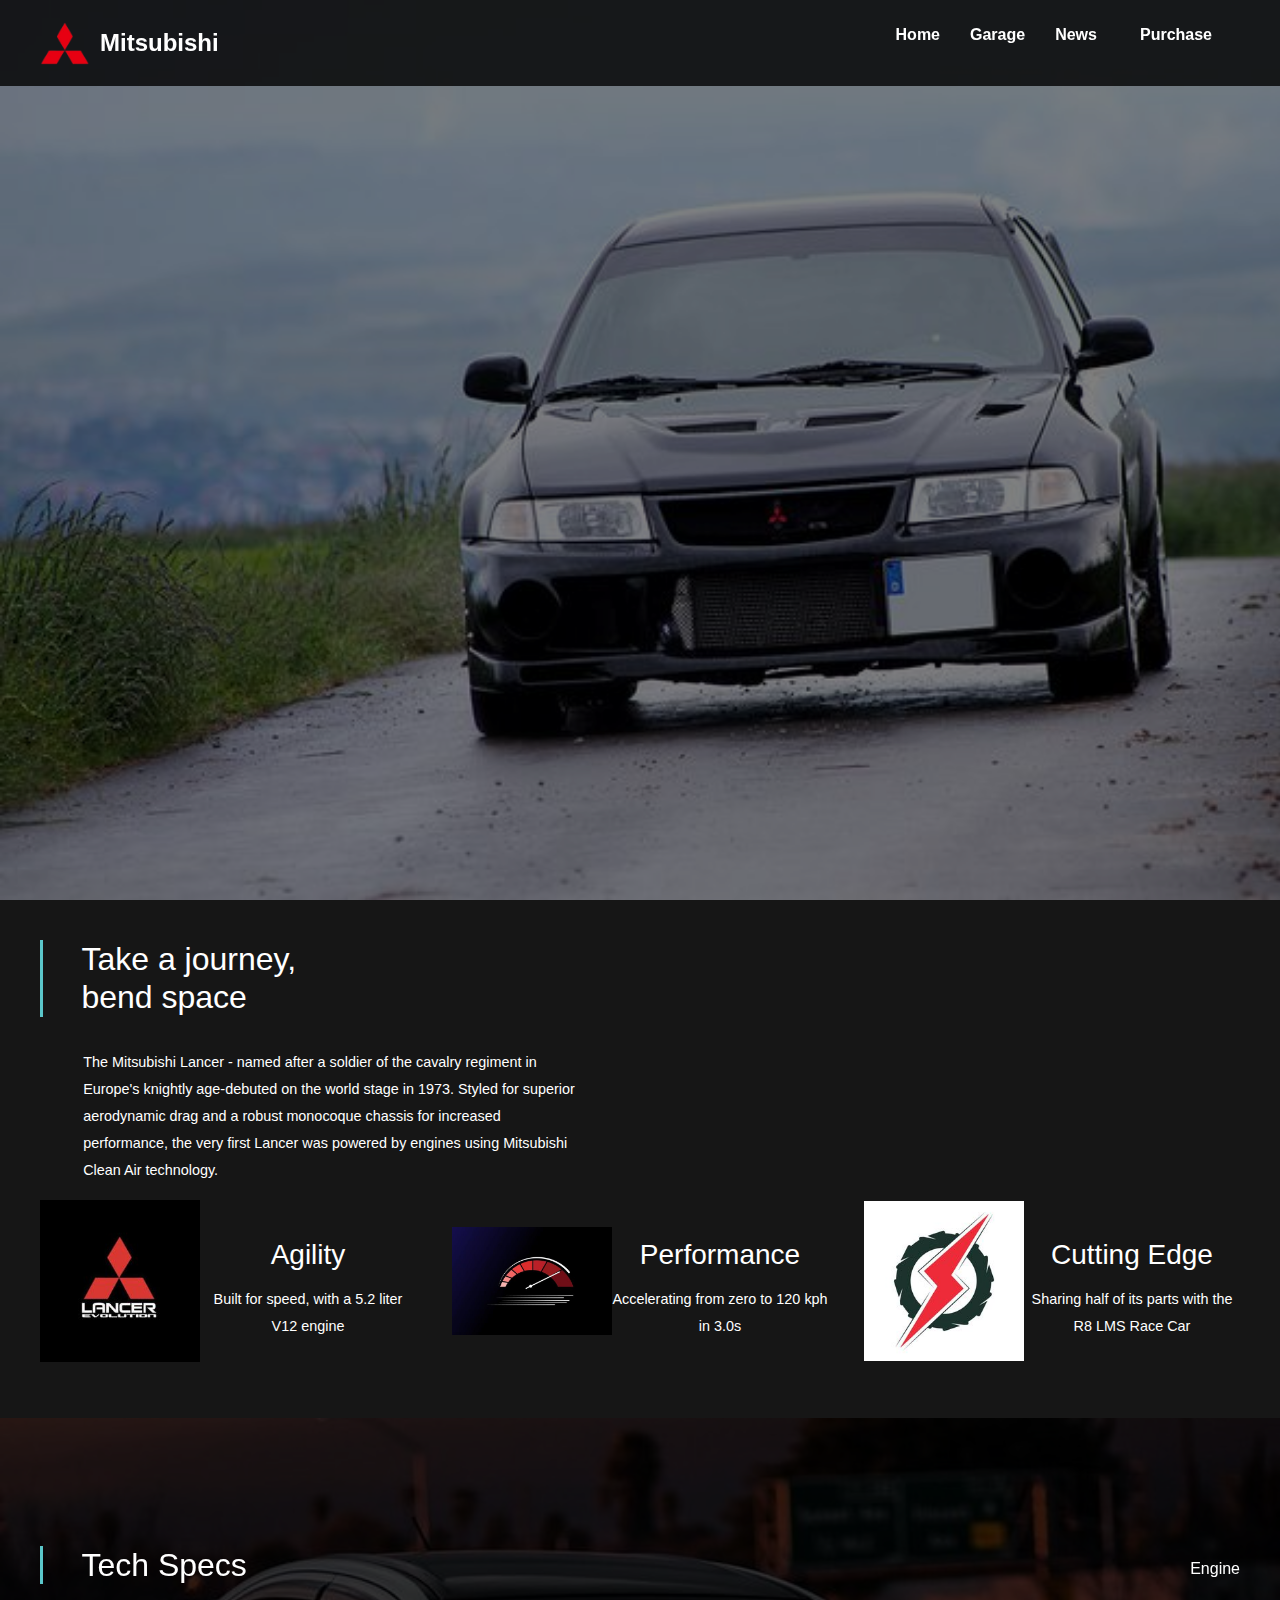
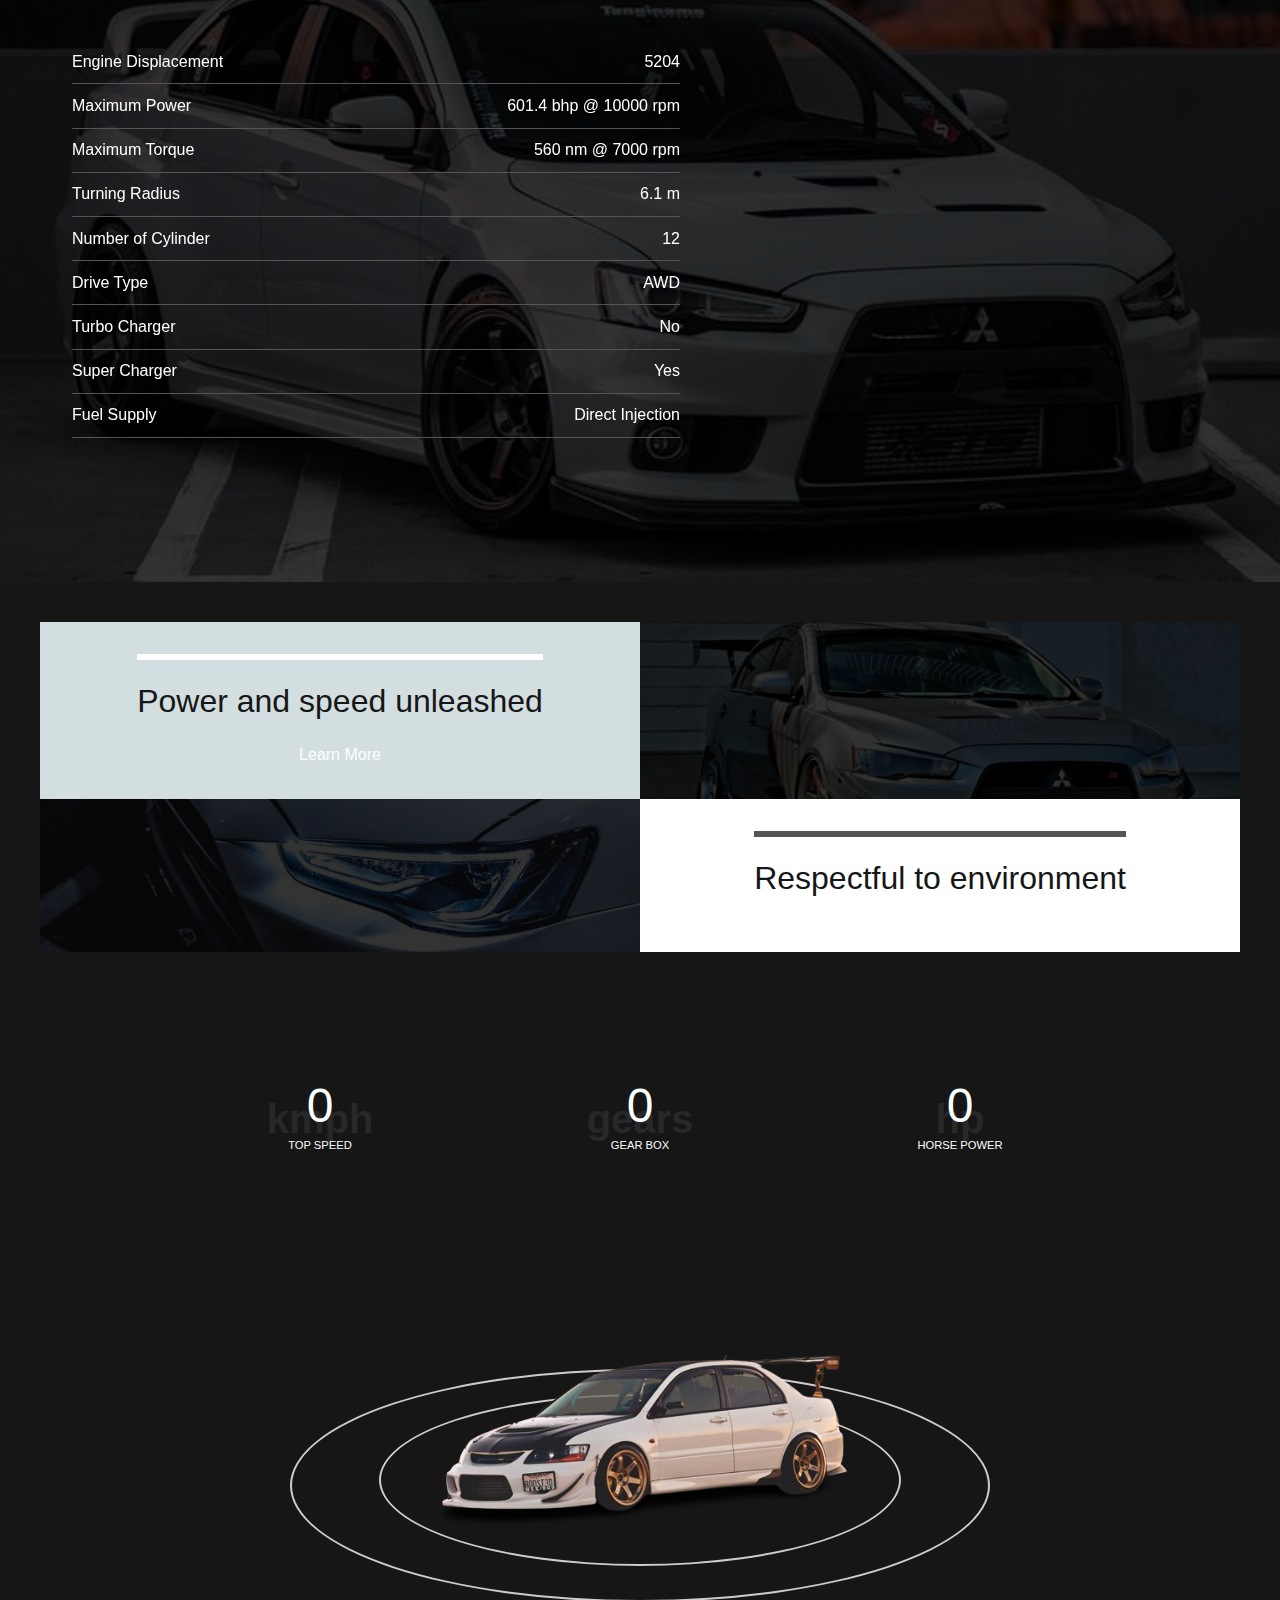
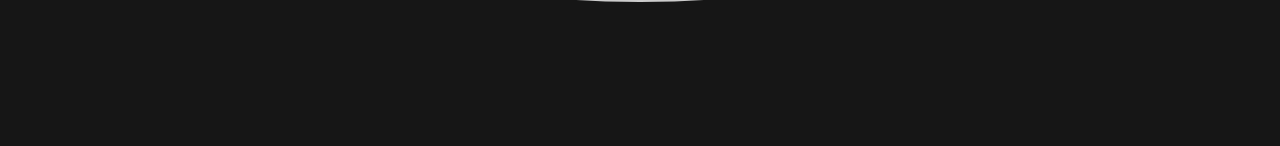
<file: CarGalleria/index.html>
<!DOCTYPE html>
<html lang="en">
<head>
    <meta charset="UTF-8">
    <meta name="viewport" content="width=device-width, initial-scale=1.0">
    <title>Mitsubishi</title>
    
    <link href="https://cdn.jsdelivr.net/npm/bootstrap@5.3.3/dist/css/bootstrap.min.css" rel="stylesheet">
    <link rel="stylesheet" href="assets/css/style.css">
    <link rel="stylesheet" href="assets/css/media.css">
</head>
<body>

    <header>
        <nav>
            <a href="index.html" class="brand">
                <div class="brand-container">
                    <img src="assets/images/logomitsubishi.jpg" alt="Mitsubishi Logo" class="brand-logo">
                    <span>Mitsubishi</span>
                </div>
            </a>
            <ul class="menu">
                <li><a href="home.html" target="_self">Home</a></li>
                <li><a href="carGallery.html" target="_blank">Garage</a></li>
                <li><a href="#">News</a></li>
                <li><a href="#" class="btn">Purchase</a></li>
            </ul>
            <div class="menu-btn">
                <i class="bi bi-list"></i>
                <button>
                    <svg xmlns="http://www.w3.org/2000/svg" width="16" height="16" fill="currentColor" class="bi bi-list" viewBox="0 0 16 16">
                        <path fill-rule="evenodd" d="M2.5 12a.5.5 0 0 1 .5-.5h10a.5.5 0 0 1 0 1H3a.5.5 0 0 1-.5-.5m0-4a.5.5 0 0 1 .5-.5h10a.5.5 0 0 1 0 1H3a.5.5 0 0 1-.5-.5m0-4a.5.5 0 0 1 .5-.5h10a.5.5 0 0 1 0 1H3a.5.5 0 0 1-.5-.5"/>
                    </svg>
                </button>
            </div>
        </nav>
        
        </div>
    </header>

    <section class="about">
        <div class="heading">
            <h2>
                Take a journey, <br> bend space
            </h2>
            <p>
                The Mitsubishi Lancer - named after a soldier of the cavalry 
                regiment in Europe's knightly age-debuted on the world stage 
                in 1973. Styled for superior aerodynamic drag and a robust 
                monocoque chassis for increased performance, the very first 
                Lancer was powered by engines using Mitsubishi 
                Clean Air technology.
            </p>
        </div>
    <div class="infos">
          <div class="info">
            <img src="assets/images/imgicon1.jpg" alt="icon1"/>
            <div>
            <h3>Agility</h3>
            <p>
                Built for speed, with a
                5.2 liter V12 engine
            </p>
            </div>
          </div>
        <div class="info">
          <img src="assets/images/imgicon2.jpg" alt="icon2"/>
          <div>
            <h3>Performance</h3>
            <p>
                Accelerating from zero
                to 120 kph in 3.0s
            </p>
          </div>  
        </div>
        <div class="info">
           <img src="assets/images/imgicon3.jpg" alt="icon3"/>
           <div>
           <h3>Cutting Edge</h3>
           <p>
               Sharing half of its parts
               with the R8 LMS Race Car
           </p>
        </div>
       </div>
    </div>
    </section>

    <section class="specs">
        <div>
            <div class="specs-header">
                <h2>Tech Specs</h2>
                <span>Engine</span>
            </div>
            <ul>
                <li>
                  <span>Engine Displacement</span>
                  <span>5204</span>
                </li>
                <li>
                    <span>Maximum Power</span>
                    <span>601.4 bhp @ 10000 rpm</span>
                </li>
                <li>
                    <span>Maximum Torque</span>
                    <span>560 nm @ 7000 rpm</span>
                </li>
                <li>
                    <span>Turning Radius</span>
                    <span>6.1 m</span>
                </li>
                <li>
                    <span>Number of Cylinder</span>
                    <span>12</span>
                </li>
                <li>
                    <span>Drive Type</span>
                    <span>AWD</span>
                </li>
                <li>
                    <span>Turbo Charger</span>
                    <span>No</span>
                </li>
                <li>
                    <span>Super Charger</span>
                    <span>Yes</span>
                </li>
                <li>
                    <span>Fuel Supply</span>
                    <span>Direct Injection</span>
                </li>
            </ul>
        </div>        
    </section>    

    <section>
        <div class="panels-sm">
            <div class="panel">
                <div>
                    <div class="icon">
                        <i class="fas fa-fire"></i> 
                        
                    </div>
                    <h2>Power and speed unleashed</h2>
                    <a href="#">
                        <span>Learn More</span>
                        <i class="fas fa-arrow-right"></i>
                    </a>
                </div>
            </div>
            <div class="panel"></div>
            <div class="panel"></div>
            <div class="panel">
                <div>
                    <div class="icon">
                        <i class="fas fa-tint"></i>
                    </div>
                    <h2>Respectful to environment</h2>
                </div>
            </div>    
        </div>    
        <div class="panel-lg"></div>
    </section>

    <section class="car-stats">
        <div class="stats">
            <div>
                <h1 class="counter"
                    data-target="286"
                    data-speed="10"
                >0
                </h1>
                <h1>kmph</h1>
                <h5>Top Speed</h5>
            </div>
            <div>
                <h1 class="counter"
                data-target="7"
                data-speed="500"
                >0
                </h1>
                <h1>gears</h1>
                <h5>Gear Box</h5>
            </div>    
            <div>
                <h1 class="counter"
                data-target="473"
                data-speed="1"
                >0
                </h1>
                <h1>hp</h1>
                <h5>Horse Power</h5>
            </div>
        </div>    
        <div class="car">
            <div class="circle">
                <img src="assets/images/imgcar.jpg" alt="the car pic"/>
                <div class="inner-md-circle"></div>
                <div class="inner-sm-circle"></div>
            </div>
        </div>
    </section>

    <script src="assets/js/navBar.js"></script>
</body>
</html>
</file>
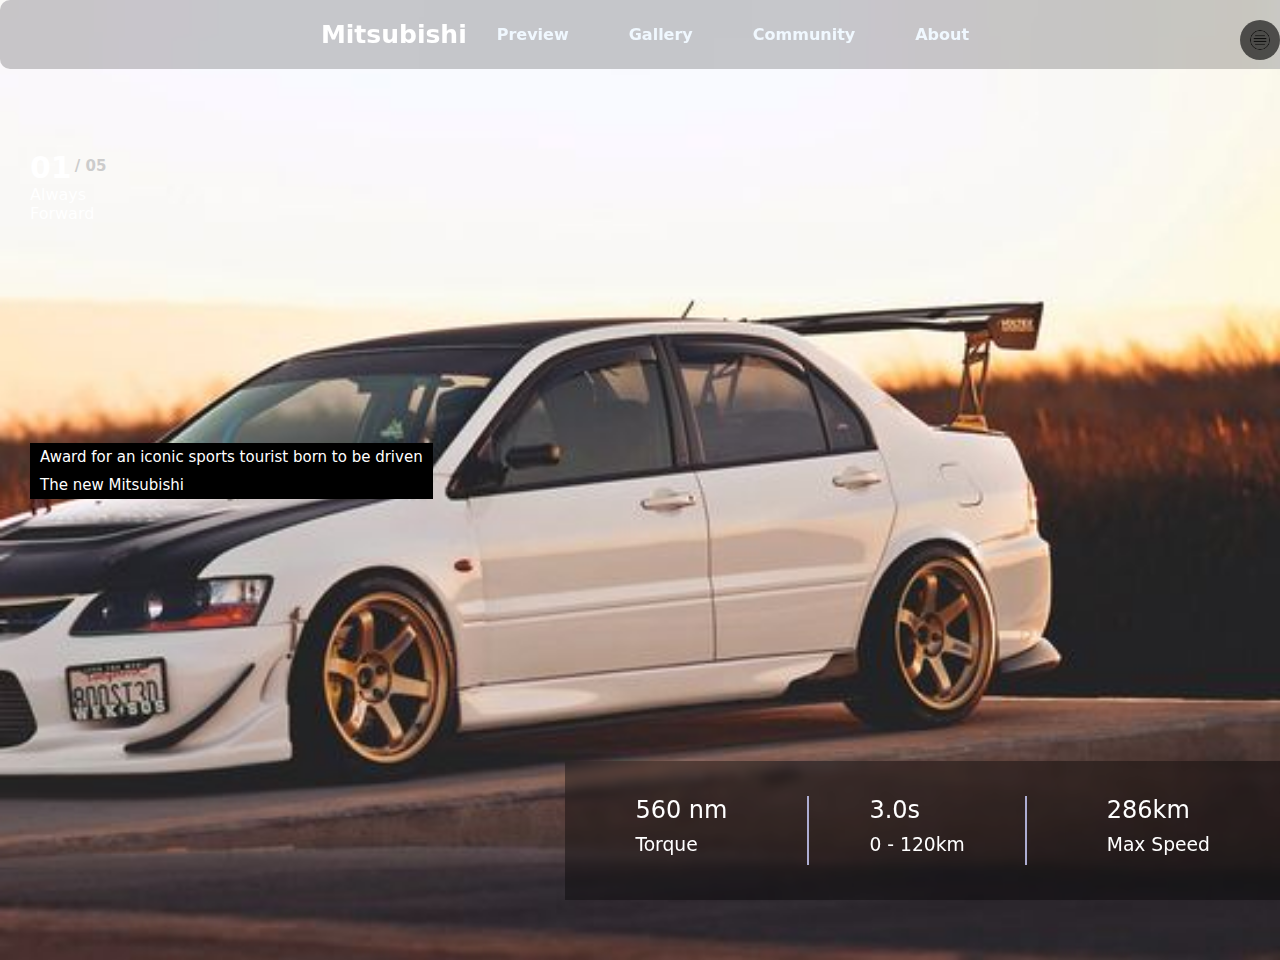
<file: CarGalleria/home.html>
<!DOCTYPE html>
<html lang="en">
<head>
    <meta charset="UTF-8">
    <meta name="viewport" content="width=device-width, initial-scale=1.0">
    <title>Mitsubishi</title>
    <link rel="stylesheet" href="assets/css/mediahome.css">
</head>
<body>

    <!--header-->
    <header class="flex">
        <div class="logo">
            Mitsubishi
    </div>

    <div class="nav-links">
        <ul class="flx">
            <li><a href="index.html" target="_self">Preview</a></li>
            <li><a href="carGallery.html" target="_blank">Gallery</a></li>
            
            <li><a href=" ">Community</a></li>
            <li><a href=" ">About</a></li>
        </ul>
    </div>

    <!--Menu Icon-->
    <img src ="assets/images/menu.png" alt="menuto" class="menu">
  
     

    </header>

    <!--banner-->

    <div class="content">
        <h5>01 <span>/ 05</span></h5>
        <hi>Always  <br>Forward</hi>
        <h6>Award for an iconic sports tourist born to be driven</h6>
        <p>The new Mitsubishi</p>

     </div>   

     <div class="cards flex">
        <div class="card1">
            <h2>560 nm</h2>
            <h3>Torque</h3>
        </div>
        <div class="card2">
            <h2>3.0s</h2>
            <h3>0 - 120km</h3>
        </div>
        <div class="card3">
            <h2>286km</h2>
            <h3>Max Speed</h3>
        </div>

     </div>
    
</body>
</html>
</file>
<file: CarGalleria/assets/css/style.css>
body {
    margin: 0;
    font-family: 'Poppins', sans-serif;
    color: #ffffff;
    background: #161616;
}

* {
    box-sizing: border-box;
    margin: 0;
    padding: 0;
}

p {
    font-size: 0.9em;
    max-width: 35em;
    line-height: 27px;
}

h1, h2 {
    font-weight: 300;
}

h1 {
    margin: 0.5em 0;
    font-size: 3em; 
}

.specs h2, .about h2 {
    font-size: 2em;
    padding-left: 1.2em;
    border-left: 0.1em #5bc7ca solid;
}

ul {
    list-style: none;
}

a {
    text-decoration: none;
    color: #ffffff;
}

section {
    padding: 2.5em;
}

/* set all flex layouts */
nav, .infos, .info, .specs-header, .specs li, .stats {
    display: flex;
    justify-content: space-between;
    align-items: center;
}

nav {
    padding: 1em 2.5em;
    background: rgba(0, 0, 0, 0.8);
    position: fixed;
    width: 100%;
    top: 0;
    left: 0;
    z-index: 1000;
}

.brand-container {
    display: flex;
    align-items: center;
}

.brand-logo {
    width: 50px; /* Adjust the width as needed */
    height: auto;
    margin-right: 10px; /* Space between logo and brand name */
}

.brand span {
    font-size: 1.5rem; /* Adjust font size for the brand name */
    font-weight: bold; /* Make the brand name bold */
}

.menu {
    display: flex;
    justify-content: center;
    align-items: center;
}

.menu li {
    margin: 0 15px;
}

.menu a {
    color: #ffffff;
    font-weight: bold;
}

.menu a:hover {
    color: #5bc7ca;
}

.menu-btn {
    display: none;
    color: #fff;
    font-size: 1.5em;
    cursor: pointer;
}

.menu-btn button {
    background: none;
    border: none;
    color: inherit;
    cursor: pointer;
}

/* Responsive Navigation Menu */
@media (max-width: 768px) {
    .menu {
        display: none;
        flex-direction: column;
        width: 100%;
        position: absolute;
        top: 100%;
        left: 0;
        background: rgba(0, 0, 0, 0.8);
    }

    .menu.active {
        display: flex;
    }

    .menu li {
        margin: 15px 0;
    }

    .menu-btn {
        display: block;
    }
}

/* Header Section */
header {
    position: relative;
    height: 100vh;
    min-height: 30em;
    display: flex;
    flex-direction: column;
    z-index: 1;
    justify-content: center;
    align-items: center;
    text-align: center;
    color: #ffffff;
}

header::before {
    content: "";
    position: absolute;
    top: 0;
    left: 0;
    right: 0;
    bottom: 0;
    background: url(../images/imgbanner.jpg) no-repeat;
    background-size: cover;
    filter: brightness(0.5);
    z-index: -1;
}

.header-body {
    padding: 2.5em;
    width: 100%;
    display: flex;
    justify-content: center;
    align-items: center;
    text-align: center;
}

.header-body > div {
    max-width: 500px;
}

/* About Section */
.about {
    background: #161616;
}

.heading h2 {
    margin-bottom: 1em;
}

.heading p {
    margin-left: 3em;
    display: inline-block;
}

.infos {
    gap: 2em;
    flex-wrap: wrap;
}

.info {
    text-align: center;
}

.info img {
    max-width: 10em;
    margin-bottom: 1em;
}

.info h3 {
    margin-bottom: 0.5em;
}

.info p {
    max-width: 15em;
    margin: 0 auto;
}

/* Specs Section */
.specs {
    background: url(../images/imgbanner2.jpg) no-repeat center;
    background-size: cover;
    min-height: 40em;
    position: relative;
    padding-top: 8em;
    padding-bottom: 8em;
}

.specs-header, .specs ul {
    position: relative;
    z-index: 1;
}

.specs ul {
    width: 40em;
    margin-top: 3em;
}

.specs li {
    padding: 0.6em 0;
    border-bottom: #555 1px solid;
}

.specs li span:first-child {
    color: #fff;
}

/* Panel Section */
.panels {
    display: grid;
    grid-template-columns: 1fr 1fr;
    min-height: 40em;
    max-width: 1100px;
    margin: 0 auto;
    padding-top: 8em;
}

.panel {
    display: flex;
    flex-direction: column;
    justify-content: center;
    align-items: center;
    text-align: center;
}

.panel > div {
    padding: 1em;
}

.panels-sm {
    display: grid;
    grid-template-columns: 1fr 1fr;
    
}

.panel:first-child, .panel:last-child {
    padding: 1em;
}

.panel:first-child {
    background: #d2dedf;
}

.panel:last-child {
    background: #fff;
    color: #555;
}

.panel:nth-child(2) {
    background: url(../images/imgpanel1.jpg) no-repeat center;
}

.panel:nth-child(3) {
    background: url(../images/imgpanel2.jpg) no-repeat center;
}

.panel:nth-child(2), .panel:nth-child(3) {
    background-size: cover;
    position: relative;
}

/* Set all image dark overlays */
.specs::before, .panel:nth-child(2):before, .panel:nth-child(3):before {
    content: '';
    background: rgba(0,0,0,0.8);
    position: absolute;
    top: 0;
    left: 0;
    width: 100%;
    height: 100%;
    z-index: 0;
}

.panel h2 {
    margin: 0.7em 0;
    color:#161616;
}

.panel-lg {
    background: url(../images/imgpanel3.jpg) no-repeat center;
    background-size: cover;
    width: 100%;
    height: 100%;
}

.panel:first-child .icon {
    border: 3px #fff solid;
}

.panel:nth-child(4) .icon {
    border: 3px #555 solid;
}

/* Stats Section */
.car-stats {
    padding: 5em 1em;
}

.stats {
    text-align: center;
    max-width: 800px;
    margin: 0 auto;
}

.stats > div {
    margin-bottom: 1em;
    position: relative;
    min-width: 10em;
}

.stats > div h1:nth-child(2) {
    color: #282828;
    position: absolute;
    top: 30%;
    left: 50%;
    transform: translate(-50%, -50%);
    z-index: -1;
    font-size: 2.5em;
    font-weight: 700;
}

.stats h5 {
    font-weight: 400;
    text-transform: uppercase;
    font-size: 0.7em;
}

.counter {
    margin: 0.1em 0;
}

.car {
    padding: 4em 1em 4em 1em;
    margin-top: 8em;
}

.circle {
    border: 2px #ccc solid;
    border-radius: 50%;
    width: 700px;
    max-width: 800px;
    margin: 0 auto;
    position: relative;
    background: #161616;
    animation: glow 4s ease-in-out infinite;
    aspect-ratio: 3/1;
}

.car img {
    width: 80%;
    position: absolute;
    top: -50%;
    left: 50%;
    transform: translateX(-50%);
    z-index: 1;
}

.circle div {
    border: inherit;
    border-radius: inherit;
    background: inherit;
    position: absolute;
    left: 50%;
    transform: translate(-50%);
    animation: inherit;
}

.circle .inner-md-circle {
    width: 75%;
    height: 75%;
    top: 10%;
    animation-delay: 3s;
}

.circle.inner-sm-circle {
    width: 50%;
    height: 50%;
    top: 20%;
    animation-delay: 6s;
}
</file>
<file: CarGalleria/assets/css/media.css>
/* circle glow animation */
@keyframes glow {
    0% { 
    box-shadow: none;
    }
    50% {
    box-shadow: 0 0 1em #5bc7ca;
    }
    100% {
    box-shadow: none;
    }
    }

    @media screen and (max-width: 900px) {
        .menu-btn {
            display: block;
            font-size: 1.2em;
            cursor: pointer;
            position: relative; /* Added */
            z-index: 1; /* Added */
        }
        .menu-btn:hover {
            color: #eee;
        }
        .brand,
        .menu-btn {
            position: relative;
            /* z-index: 1; */ /* Remove this line */
        }
        .menu {
            position: absolute;
            top: 0;
            left: 0;
            padding: 0;
            background: #161616;
            width: 100%;
            z-index: 0;
            height: 0;
            overflow-y: hidden;
            transition: 0.6s ease-in-out;
        }
        /* open class for js  */
        .menu-open {
            height: 17em;
            padding: 5em 0 1em 0;
        }
        .menu li {
            display: block;
            margin: 1em 0;
        }
        .specs ul {
            width: 80vw;
        }
        .infos,
        .info,
        .stats {
            flex-direction: column;
            text-align: center;
            align-items: center;
        }
        .infos {
            gap: 3em;
        }
        .info img {
            margin: 0 0 1em 0;
        }
        .panels,
        .panels-sm {
            grid-template-columns: 1fr;
        }
        .panel,
        .panel-lg {
            min-height: 15em;
        }
        .panel:nth-child(2) {
            order: 1;
        }
    }
    

@media screen and (max-width: 600px){
    html {
        font-size:14px
    }
    
}
</file>
<file: CarGalleria/assets/css/mediahome.css>
*{
    margin: 0;
    padding: 0;
}

body{
    background-image: url(../images/bghome.jpg);
    background-position: right;
    background-repeat: no-repeat;
    background-size: cover;
    width: 100%;
    height: 100vh;
    color: white;
    padding: 30px;
    font-family: system-ui, -apple-system, BlinkMacSystemFont, 'Segoe UI', Roboto, Oxygen, Ubuntu, Cantarell, 'Open Sans', 'Helvetica Neue', sans-serif;
    overflow: hidden;
}

.flx {
    display: flex;
   
}


.logo{
    font-size: 25px;
    font-weight: 600;
}



header {
    position: absolute;
    display: flex; 
    justify-content: center; 
    align-items: center;
    top: 0;
    left: 0;
    width: 100%;
    padding: 20px;
    background-color: rgba(24,23,23,0.222);
    border-radius: 10px;
    backdrop-filter: blur(20px);
}



a{
    text-decoration: none;
    color: aliceblue;
    margin: 30px;
    font-weight: 600;
    border-bottom: 2px solid transparent;
}

a:hover{
    border-bottom: 2px solid rgba(255,255,255,0.491);
    transition: .3s;
}

li{
    list-style: none;
}

.menu{
    position: absolute;
    right: 40px;
    width: 20px;
    object-fit: contain;
    margin-top: 10px;
    padding: 10px;
    border-radius: 20px;
    cursor: pointer;
    background-color: rgba(0,0,0,0.616);
}

.menu:hover{
    background-color: black;
}

.content{
    position: absolute;
    top: 150px;

}

.content h5{
    font-size: 30px;
}

.content span{
    font-size: 15px;
    color: rgba(204,204,204);
    position: absolute;
    padding-top: 7px;
    padding-left: 3px;
}

.content h1{
    font-size: 120px;
    line-height: 120px;
    font-weight: 500;
}

.content h6{
    margin-top: 220px;
    font-size: 15px;
    font-weight: 500;
}

.content p{
    font-size: 15px;
    font-weight: 400;
    color: white;
}

h6,p{
    background-color: black;
    padding: 5px 10px;
}

.cards {
    position: absolute;
    display: flex;
    bottom: 0;
    right: 0;
    background-color: rgba(0,0,0,0.372);
    backdrop-filter: blur(5px);
    padding: 30px;
}

.cards div{
    margin: 5px 40px;
}

.cards h2{
    font-weight: 400;
}

.cards h3{
    margin: 10px 0;
    font-weight: 400;
}

.cards h6{
    color: rgba(240,248,255,0.776);
    font-size: 14px;
    font-weight: 400;
}

.card2{
    border-right: 2px solid rgb(173,173,210);
    border-left: 2px solid rgb(173,173,210);
    padding: 0 60px;
}
</file>
